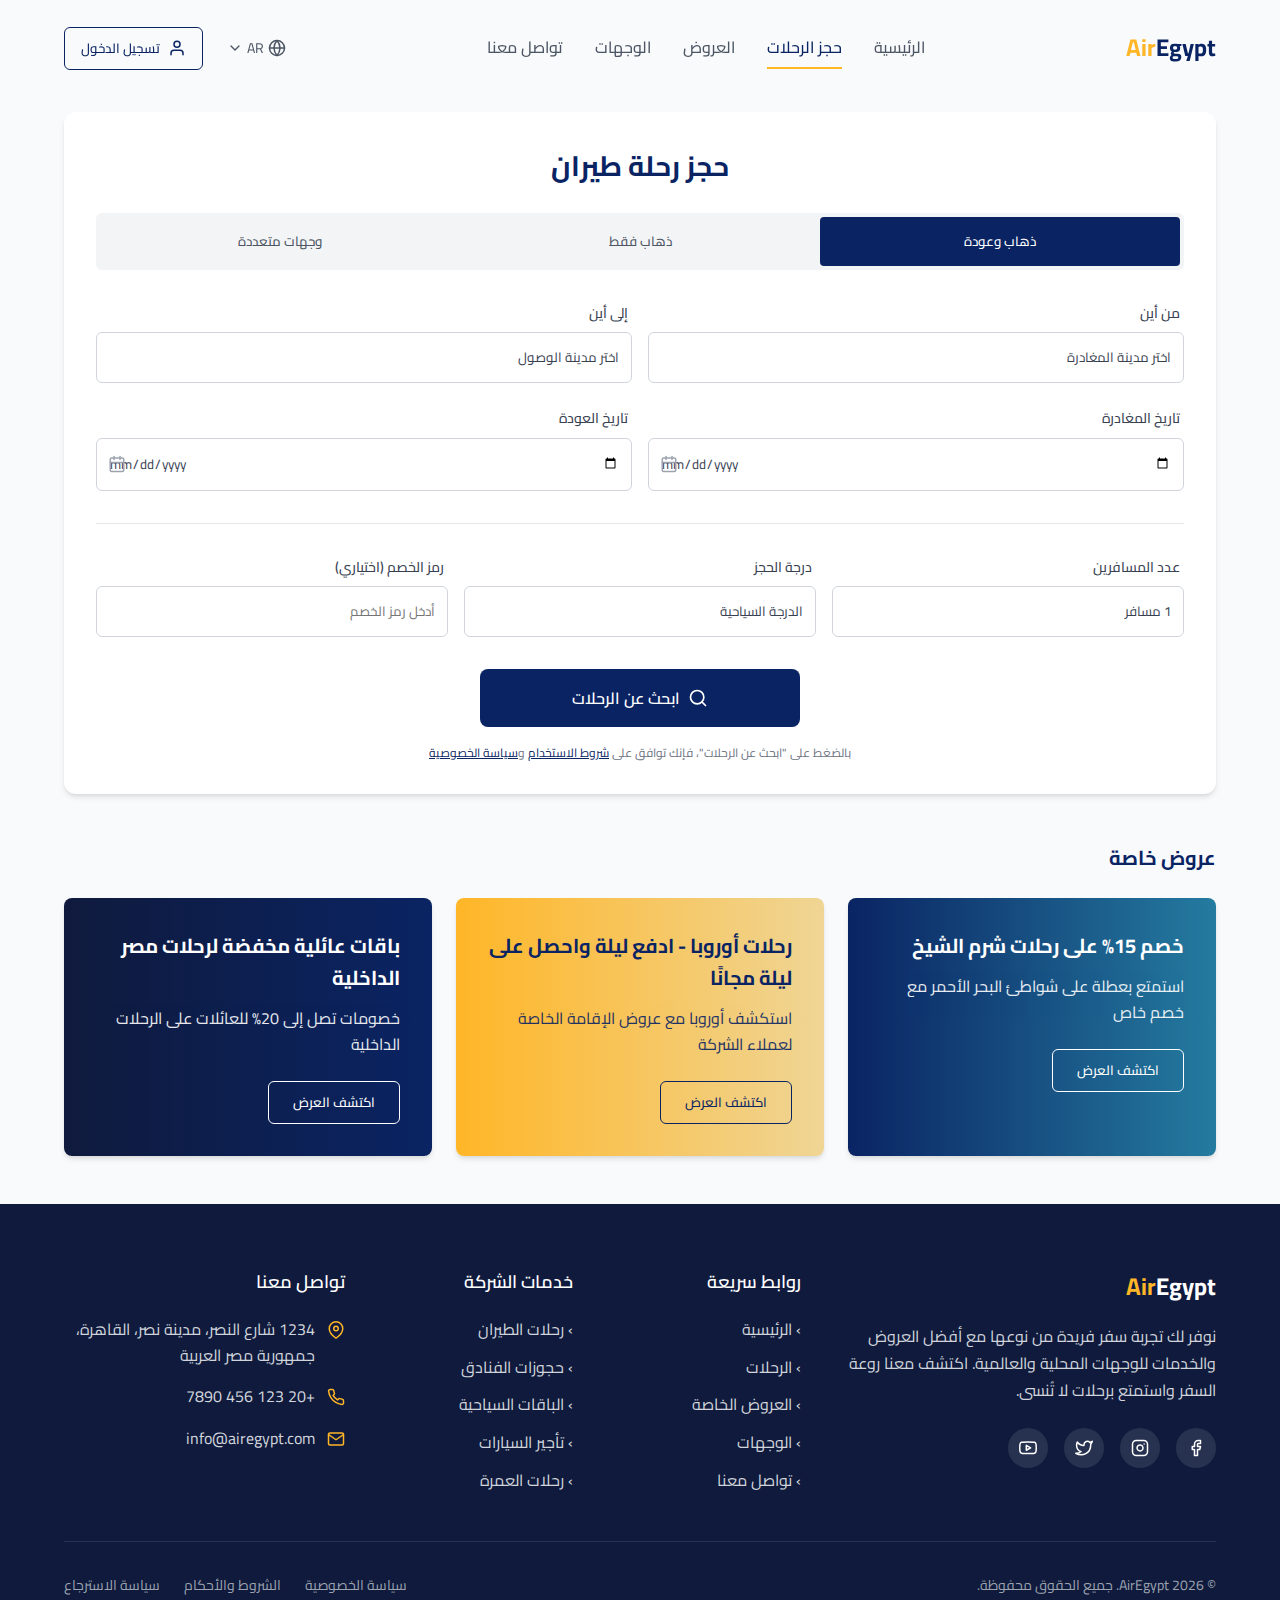
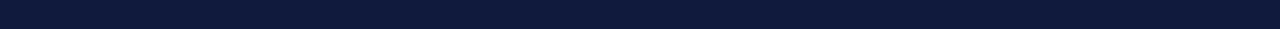
<file: public/booking.html>
<!DOCTYPE html>
<html lang="ar" dir="rtl">
<head>
  <meta charset="UTF-8">
  <meta name="viewport" content="width=device-width, initial-scale=1.0">
  <title>Air Egypt - حجز رحلات الطيران</title>
  <meta name="description" content="احجز رحلات الطيران بأفضل الأسعار مع Air Egypt. رحلات محلية ودولية، عروض خاصة، وخدمة عملاء متميزة." />
  <link rel="preconnect" href="https://fonts.googleapis.com">
  <link rel="preconnect" href="https://fonts.gstatic.com" crossorigin>
  <link href="https://fonts.googleapis.com/css2?family=Cairo:wght@300;400;500;600;700;800&display=swap" rel="stylesheet">
  <link rel="stylesheet" href="booking.css">
</head>
<body>
  <!-- Header / Navbar -->
  <header class="header">
    <div class="container">
      <div class="navbar">
        <a href="/" class="logo">
          <span class="gold">Air</span>Egypt
        </a>
        
        <nav class="nav">
          <a href="/" class="nav-link">الرئيسية</a>
          <a href="/booking.html" class="nav-link active">حجز الرحلات</a>
          <a href="#" class="nav-link">العروض</a>
          <a href="#" class="nav-link">الوجهات</a>
          <a href="#" class="nav-link">تواصل معنا</a>
        </nav>
        
        <div class="actions">
          <div class="language-selector">
            <button id="langToggle">
              <svg width="18" height="18" viewBox="0 0 24 24" fill="none" stroke="currentColor" stroke-width="2" stroke-linecap="round" stroke-linejoin="round">
                <circle cx="12" cy="12" r="10"></circle>
                <line x1="2" y1="12" x2="22" y2="12"></line>
                <path d="M12 2a15.3 15.3 0 0 1 4 10 15.3 15.3 0 0 1-4 10 15.3 15.3 0 0 1-4-10 15.3 15.3 0 0 1 4-10z"></path>
              </svg>
              <span>AR</span>
              <svg width="16" height="16" viewBox="0 0 24 24" fill="none" stroke="currentColor" stroke-width="2" stroke-linecap="round" stroke-linejoin="round">
                <polyline points="6 9 12 15 18 9"></polyline>
              </svg>
            </button>
            <div class="language-dropdown" id="langDropdown">
              <a href="#" class="lang-option">English</a>
              <a href="#" class="lang-option">العربية</a>
            </div>
          </div>
          
          <button class="login-btn">
            <svg width="18" height="18" viewBox="0 0 24 24" fill="none" stroke="currentColor" stroke-width="2" stroke-linecap="round" stroke-linejoin="round">
              <path d="M20 21v-2a4 4 0 0 0-4-4H8a4 4 0 0 0-4 4v2"></path>
              <circle cx="12" cy="7" r="4"></circle>
            </svg>
            تسجيل الدخول
          </button>
          
          <button class="menu-toggle" id="menuToggle">
            <svg width="24" height="24" viewBox="0 0 24 24" fill="none" stroke="currentColor" stroke-width="2" stroke-linecap="round" stroke-linejoin="round">
              <line x1="3" y1="12" x2="21" y2="12"></line>
              <line x1="3" y1="6" x2="21" y2="6"></line>
              <line x1="3" y1="18" x2="21" y2="18"></line>
            </svg>
          </button>
        </div>
      </div>
      
      <!-- Mobile Menu -->
      <div class="mobile-menu" id="mobileMenu">
        <a href="/" class="mobile-link">الرئيسية</a>
        <a href="/booking.html" class="mobile-link active">حجز الرحلات</a>
        <a href="#" class="mobile-link">العروض</a>
        <a href="#" class="mobile-link">الوجهات</a>
        <a href="#" class="mobile-link">تواصل معنا</a>
        <div class="mobile-actions">
          <div class="mobile-lang">
            <svg width="18" height="18" viewBox="0 0 24 24" fill="none" stroke="currentColor" stroke-width="2" stroke-linecap="round" stroke-linejoin="round">
              <circle cx="12" cy="12" r="10"></circle>
              <line x1="2" y1="12" x2="22" y2="12"></line>
              <path d="M12 2a15.3 15.3 0 0 1 4 10 15.3 15.3 0 0 1-4 10 15.3 15.3 0 0 1-4-10 15.3 15.3 0 0 1 4-10z"></path>
            </svg>
            <span>AR</span>
          </div>
          <button class="mobile-login">
            <svg width="18" height="18" viewBox="0 0 24 24" fill="none" stroke="currentColor" stroke-width="2" stroke-linecap="round" stroke-linejoin="round">
              <path d="M20 21v-2a4 4 0 0 0-4-4H8a4 4 0 0 0-4 4v2"></path>
              <circle cx="12" cy="7" r="4"></circle>
            </svg>
            تسجيل الدخول
          </button>
        </div>
      </div>
    </div>
  </header>

  <!-- Main Content -->
  <main>
    <div class="container">
      <div class="booking-section">
        <h2 class="section-title">حجز رحلة طيران</h2>
        
        <div class="tabs">
          <button class="tab-btn active" data-tab="roundTrip">ذهاب وعودة</button>
          <button class="tab-btn" data-tab="oneWay">ذهاب فقط</button>
          <button class="tab-btn" data-tab="multiCity">وجهات متعددة</button>
        </div>
        
        <form id="bookingForm" class="booking-form">
          <div class="form-row">
            <div class="form-group">
              <label for="departure">من أين</label>
              <select id="departure" required>
                <option value="">اختر مدينة المغادرة</option>
                <option value="CAI">القاهرة (CAI) - مصر</option>
                <option value="HBE">الإسكندرية (HBE) - مصر</option>
                <option value="LXR">الأقصر (LXR) - مصر</option>
                <option value="ASW">أسوان (ASW) - مصر</option>
                <option value="SSH">شرم الشيخ (SSH) - مصر</option>
                <option value="HRG">الغردقة (HRG) - مصر</option>
                <option value="DXB">دبي (DXB) - الإمارات</option>
                <option value="RUH">الرياض (RUH) - السعودية</option>
                <option value="IST">اسطنبول (IST) - تركيا</option>
                <option value="LHR">لندن (LHR) - المملكة المتحدة</option>
                <option value="CDG">باريس (CDG) - فرنسا</option>
                <option value="FCO">روما (FCO) - إيطاليا</option>
              </select>
            </div>
            
            <div class="form-group">
              <label for="arrival">إلى أين</label>
              <select id="arrival" required>
                <option value="">اختر مدينة الوصول</option>
                <option value="CAI">القاهرة (CAI) - مصر</option>
                <option value="HBE">الإسكندرية (HBE) - مصر</option>
                <option value="LXR">الأقصر (LXR) - مصر</option>
                <option value="ASW">أسوان (ASW) - مصر</option>
                <option value="SSH">شرم الشيخ (SSH) - مصر</option>
                <option value="HRG">الغردقة (HRG) - مصر</option>
                <option value="DXB">دبي (DXB) - الإمارات</option>
                <option value="RUH">الرياض (RUH) - السعودية</option>
                <option value="IST">اسطنبول (IST) - تركيا</option>
                <option value="LHR">لندن (LHR) - المملكة المتحدة</option>
                <option value="CDG">باريس (CDG) - فرنسا</option>
                <option value="FCO">روما (FCO) - إيطاليا</option>
              </select>
            </div>
          </div>
          
          <div class="form-row">
            <div class="form-group">
              <label for="departureDate">تاريخ المغادرة</label>
              <div class="date-input">
                <input type="date" id="departureDate" required>
                <svg class="calendar-icon" width="18" height="18" viewBox="0 0 24 24" fill="none" stroke="currentColor" stroke-width="2" stroke-linecap="round" stroke-linejoin="round">
                  <rect x="3" y="4" width="18" height="18" rx="2" ry="2"></rect>
                  <line x1="16" y1="2" x2="16" y2="6"></line>
                  <line x1="8" y1="2" x2="8" y2="6"></line>
                  <line x1="3" y1="10" x2="21" y2="10"></line>
                </svg>
              </div>
            </div>
            
            <div class="form-group return-date">
              <label for="returnDate">تاريخ العودة</label>
              <div class="date-input">
                <input type="date" id="returnDate" required>
                <svg class="calendar-icon" width="18" height="18" viewBox="0 0 24 24" fill="none" stroke="currentColor" stroke-width="2" stroke-linecap="round" stroke-linejoin="round">
                  <rect x="3" y="4" width="18" height="18" rx="2" ry="2"></rect>
                  <line x1="16" y1="2" x2="16" y2="6"></line>
                  <line x1="8" y1="2" x2="8" y2="6"></line>
                  <line x1="3" y1="10" x2="21" y2="10"></line>
                </svg>
              </div>
            </div>
          </div>
          
          <div class="separator"></div>
          
          <div class="form-row">
            <div class="form-group">
              <label for="passengers">عدد المسافرين</label>
              <select id="passengers">
                <option value="1">1 مسافر</option>
                <option value="2">2 مسافرين</option>
                <option value="3">3 مسافرين</option>
                <option value="4">4 مسافرين</option>
                <option value="5">5 مسافرين</option>
                <option value="6">6 مسافرين</option>
                <option value="7">7 مسافرين</option>
                <option value="8">8 مسافرين</option>
                <option value="9">9 مسافرين</option>
                <option value="10">10 مسافرين</option>
              </select>
            </div>
            
            <div class="form-group">
              <label for="cabinClass">درجة الحجز</label>
              <select id="cabinClass">
                <option value="economy">الدرجة السياحية</option>
                <option value="premiumEconomy">الدرجة السياحية المتميزة</option>
                <option value="business">درجة رجال الأعمال</option>
                <option value="first">الدرجة الأولى</option>
              </select>
            </div>
            
            <div class="form-group">
              <label for="promoCode">رمز الخصم (اختياري)</label>
              <input type="text" id="promoCode" placeholder="أدخل رمز الخصم">
            </div>
          </div>
          
          <div class="form-action">
            <button type="submit" class="search-btn">
              <svg width="20" height="20" viewBox="0 0 24 24" fill="none" stroke="currentColor" stroke-width="2" stroke-linecap="round" stroke-linejoin="round">
                <circle cx="11" cy="11" r="8"></circle>
                <line x1="21" y1="21" x2="16.65" y2="16.65"></line>
              </svg>
              ابحث عن الرحلات
            </button>
          </div>
          
          <div class="terms-notice">
            بالضغط على "ابحث عن الرحلات"، فإنك توافق على <a href="#">شروط الاستخدام</a> و<a href="#">سياسة الخصوصية</a>
          </div>
        </form>
      </div>
      
      <div class="special-offers">
        <h3 class="offers-title">عروض خاصة</h3>
        <div class="offers-grid">
          <div class="offer-card blue-gradient">
            <div class="offer-content">
              <h4 class="offer-name">خصم 15% على رحلات شرم الشيخ</h4>
              <p class="offer-desc">استمتع بعطلة على شواطئ البحر الأحمر مع خصم خاص</p>
              <button class="offer-btn">اكتشف العرض</button>
            </div>
          </div>
          
          <div class="offer-card gold-gradient">
            <div class="offer-content">
              <h4 class="offer-name">رحلات أوروبا - ادفع ليلة واحصل على ليلة مجانًا</h4>
              <p class="offer-desc">استكشف أوروبا مع عروض الإقامة الخاصة لعملاء الشركة</p>
              <button class="offer-btn">اكتشف العرض</button>
            </div>
          </div>
          
          <div class="offer-card dark-gradient">
            <div class="offer-content">
              <h4 class="offer-name">باقات عائلية مخفضة لرحلات مصر الداخلية</h4>
              <p class="offer-desc">خصومات تصل إلى 20% للعائلات على الرحلات الداخلية</p>
              <button class="offer-btn">اكتشف العرض</button>
            </div>
          </div>
        </div>
      </div>
    </div>
  </main>

  <!-- Footer -->
  <footer class="footer">
    <div class="container">
      <div class="footer-grid">
        <div class="footer-about">
          <h3 class="footer-title">
            <span class="gold">Air</span>Egypt
          </h3>
          <p class="footer-desc">
            نوفر لك تجربة سفر فريدة من نوعها مع أفضل العروض والخدمات للوجهات المحلية والعالمية. اكتشف معنا روعة السفر واستمتع برحلات لا تُنسى.
          </p>
          <div class="social-links">
            <a href="#" class="social-link">
              <svg width="18" height="18" viewBox="0 0 24 24" fill="none" stroke="currentColor" stroke-width="2" stroke-linecap="round" stroke-linejoin="round">
                <path d="M18 2h-3a5 5 0 0 0-5 5v3H7v4h3v8h4v-8h3l1-4h-4V7a1 1 0 0 1 1-1h3z"></path>
              </svg>
            </a>
            <a href="#" class="social-link">
              <svg width="18" height="18" viewBox="0 0 24 24" fill="none" stroke="currentColor" stroke-width="2" stroke-linecap="round" stroke-linejoin="round">
                <rect x="2" y="2" width="20" height="20" rx="5" ry="5"></rect>
                <path d="M16 11.37A4 4 0 1 1 12.63 8 4 4 0 0 1 16 11.37z"></path>
                <line x1="17.5" y1="6.5" x2="17.51" y2="6.5"></line>
              </svg>
            </a>
            <a href="#" class="social-link">
              <svg width="18" height="18" viewBox="0 0 24 24" fill="none" stroke="currentColor" stroke-width="2" stroke-linecap="round" stroke-linejoin="round">
                <path d="M23 3a10.9 10.9 0 0 1-3.14 1.53 4.48 4.48 0 0 0-7.86 3v1A10.66 10.66 0 0 1 3 4s-4 9 5 13a11.64 11.64 0 0 1-7 2c9 5 20 0 20-11.5a4.5 4.5 0 0 0-.08-.83A7.72 7.72 0 0 0 23 3z"></path>
              </svg>
            </a>
            <a href="#" class="social-link">
              <svg width="18" height="18" viewBox="0 0 24 24" fill="none" stroke="currentColor" stroke-width="2" stroke-linecap="round" stroke-linejoin="round">
                <path d="M22.54 6.42a2.78 2.78 0 0 0-1.94-2C18.88 4 12 4 12 4s-6.88 0-8.6.46a2.78 2.78 0 0 0-1.94 2A29 29 0 0 0 1 11.75a29 29 0 0 0 .46 5.33A2.78 2.78 0 0 0 3.4 19c1.72.46 8.6.46 8.6.46s6.88 0 8.6-.46a2.78 2.78 0 0 0 1.94-2 29 29 0 0 0 .46-5.25 29 29 0 0 0-.46-5.33z"></path>
                <polygon points="9.75 15.02 15.5 11.75 9.75 8.48 9.75 15.02"></polygon>
              </svg>
            </a>
          </div>
        </div>
        
        <div class="footer-links">
          <h4 class="footer-subtitle">روابط سريعة</h4>
          <ul class="footer-menu">
            <li><a href="#" class="footer-link">› الرئيسية</a></li>
            <li><a href="#" class="footer-link">› الرحلات</a></li>
            <li><a href="#" class="footer-link">› العروض الخاصة</a></li>
            <li><a href="#" class="footer-link">› الوجهات</a></li>
            <li><a href="#" class="footer-link">› تواصل معنا</a></li>
          </ul>
        </div>
        
        <div class="footer-links">
          <h4 class="footer-subtitle">خدمات الشركة</h4>
          <ul class="footer-menu">
            <li><a href="#" class="footer-link">› رحلات الطيران</a></li>
            <li><a href="#" class="footer-link">› حجوزات الفنادق</a></li>
            <li><a href="#" class="footer-link">› الباقات السياحية</a></li>
            <li><a href="#" class="footer-link">› تأجير السيارات</a></li>
            <li><a href="#" class="footer-link">› رحلات العمرة</a></li>
          </ul>
        </div>
        
        <div class="footer-contact">
          <h4 class="footer-subtitle">تواصل معنا</h4>
          <ul class="contact-info">
            <li class="contact-item">
              <svg width="18" height="18" viewBox="0 0 24 24" fill="none" stroke="currentColor" stroke-width="2" stroke-linecap="round" stroke-linejoin="round" class="contact-icon gold">
                <path d="M21 10c0 7-9 13-9 13s-9-6-9-13a9 9 0 0 1 18 0z"></path>
                <circle cx="12" cy="10" r="3"></circle>
              </svg>
              <span>1234 شارع النصر، مدينة نصر، القاهرة، جمهورية مصر العربية</span>
            </li>
            <li class="contact-item">
              <svg width="18" height="18" viewBox="0 0 24 24" fill="none" stroke="currentColor" stroke-width="2" stroke-linecap="round" stroke-linejoin="round" class="contact-icon gold">
                <path d="M22 16.92v3a2 2 0 0 1-2.18 2 19.79 19.79 0 0 1-8.63-3.07 19.5 19.5 0 0 1-6-6 19.79 19.79 0 0 1-3.07-8.67A2 2 0 0 1 4.11 2h3a2 2 0 0 1 2 1.72 12.84 12.84 0 0 0 .7 2.81 2 2 0 0 1-.45 2.11L8.09 9.91a16 16 0 0 0 6 6l1.27-1.27a2 2 0 0 1 2.11-.45 12.84 12.84 0 0 0 2.81.7A2 2 0 0 1 22 16.92z"></path>
              </svg>
              <span>+20 123 456 7890</span>
            </li>
            <li class="contact-item">
              <svg width="18" height="18" viewBox="0 0 24 24" fill="none" stroke="currentColor" stroke-width="2" stroke-linecap="round" stroke-linejoin="round" class="contact-icon gold">
                <path d="M4 4h16c1.1 0 2 .9 2 2v12c0 1.1-.9 2-2 2H4c-1.1 0-2-.9-2-2V6c0-1.1.9-2 2-2z"></path>
                <polyline points="22,6 12,13 2,6"></polyline>
              </svg>
              <a href="mailto:info@airegypt.com">info@airegypt.com</a>
            </li>
          </ul>
        </div>
      </div>
      
      <hr class="footer-divider">
      
      <div class="footer-bottom">
        <p class="copyright">
          &copy; <span id="currentYear"></span> AirEgypt. جميع الحقوق محفوظة.
        </p>
        <div class="bottom-links">
          <a href="#" class="policy-link">سياسة الخصوصية</a>
          <a href="#" class="policy-link">الشروط والأحكام</a>
          <a href="#" class="policy-link">سياسة الاسترجاع</a>
        </div>
      </div>
    </div>
  </footer>

  <!-- Back to top button -->
  <button id="backToTop" class="back-to-top">
    <svg xmlns="http://www.w3.org/2000/svg" width="24" height="24" viewBox="0 0 24 24" fill="none" stroke="currentColor" stroke-width="2" stroke-linecap="round" stroke-linejoin="round">
      <polyline points="18 15 12 9 6 15"></polyline>
    </svg>
  </button>

  <!-- JavaScript -->
  <script src="booking.js"></script>
  <!-- IMPORTANT: DO NOT REMOVE THIS SCRIPT TAG OR THIS VERY COMMENT! -->
  <script src="https://cdn.gpteng.co/gptengineer.js" type="module"></script>
</body>
</html>
</file>
<file: public/booking.css>
/* 
  AIR EGYPT - BOOKING PAGE
  CSS STYLESHEET
*/

/* -----------------------------------
  VARIABLES
----------------------------------- */
:root {
  --deep-blue: #0A2463;
  --soft-blue: #247BA0;
  --gold: #FFB627;
  --sand: #EFD595;
  --night-blue: #0F1A3D;
  --white: #FFFFFF;
  --gray-50: #F9FAFB;
  --gray-100: #F3F4F6;
  --gray-200: #E5E7EB;
  --gray-300: #D1D5DB;
  --gray-400: #9CA3AF;
  --gray-500: #6B7280;
  --gray-600: #4B5563;
  --gray-700: #374151;
  --box-shadow: 0 4px 6px -1px rgba(0, 0, 0, 0.1), 0 2px 4px -1px rgba(0, 0, 0, 0.06);
}

/* -----------------------------------
  GLOBAL STYLES
----------------------------------- */
* {
  box-sizing: border-box;
  margin: 0;
  padding: 0;
}

html {
  scroll-behavior: smooth;
}

body {
  font-family: 'Cairo', sans-serif;
  background-color: var(--gray-50);
  color: var(--gray-700);
  line-height: 1.6;
  direction: rtl;
}

.container {
  width: 100%;
  max-width: 1200px;
  margin: 0 auto;
  padding: 0 1.5rem;
}

a {
  text-decoration: none;
  color: inherit;
}

button {
  cursor: pointer;
  font-family: 'Cairo', sans-serif;
}

ul {
  list-style: none;
}

.gold {
  color: var(--gold);
}

/* -----------------------------------
  HEADER / NAVBAR
----------------------------------- */
.header {
  position: fixed;
  top: 0;
  left: 0;
  right: 0;
  z-index: 50;
  background-color: transparent;
  transition: all 0.3s ease;
  padding: 1rem 0;
}

.header.scrolled {
  background-color: var(--white);
  box-shadow: var(--box-shadow);
  padding: 0.5rem 0;
}

.navbar {
  display: flex;
  align-items: center;
  justify-content: space-between;
  height: 4rem;
}

.logo {
  font-size: 1.5rem;
  font-weight: 700;
  color: var(--deep-blue);
}

.nav {
  display: none;
}

.nav-link {
  margin: 0 1rem;
  font-weight: 500;
  color: var(--gray-600);
  position: relative;
  transition: color 0.3s ease;
}

.nav-link:hover,
.nav-link.active {
  color: var(--deep-blue);
}

.nav-link.active:after {
  content: '';
  position: absolute;
  bottom: -0.5rem;
  left: 0;
  width: 100%;
  height: 2px;
  background-color: var(--gold);
}

.actions {
  display: flex;
  align-items: center;
}

.language-selector {
  position: relative;
}

#langToggle {
  display: flex;
  align-items: center;
  background: none;
  border: none;
  color: var(--gray-600);
  font-size: 0.875rem;
  gap: 0.25rem;
}

.language-dropdown {
  position: absolute;
  top: 100%;
  right: 0;
  width: 8rem;
  margin-top: 0.5rem;
  padding: 0.5rem;
  background-color: var(--white);
  box-shadow: var(--box-shadow);
  border-radius: 0.375rem;
  display: none;
  z-index: 10;
}

.language-dropdown.show {
  display: block;
}

.lang-option {
  display: block;
  padding: 0.5rem 1rem;
  font-size: 0.875rem;
  color: var(--gray-700);
  border-radius: 0.25rem;
}

.lang-option:hover {
  background-color: var(--gray-100);
}

.login-btn {
  display: none;
  align-items: center;
  margin-right: 1.5rem;
  padding: 0.5rem 1rem;
  border: 1px solid var(--deep-blue);
  border-radius: 0.375rem;
  background-color: transparent;
  color: var(--deep-blue);
  font-weight: 500;
  transition: all 0.3s ease;
}

.login-btn svg {
  margin-left: 0.5rem;
}

.login-btn:hover {
  background-color: var(--deep-blue);
  color: var(--white);
}

.menu-toggle {
  background: none;
  border: none;
  color: var(--deep-blue);
  font-size: 1.5rem;
}

/* Mobile Menu */
.mobile-menu {
  display: none;
  padding: 1rem 0;
  background-color: var(--white);
  box-shadow: 0 4px 6px -1px rgba(0, 0, 0, 0.1);
}

.mobile-menu.show {
  display: block;
}

.mobile-link {
  display: block;
  padding: 0.75rem 1.5rem;
  font-weight: 500;
  color: var(--gray-600);
  border-bottom: 1px solid var(--gray-100);
}

.mobile-link.active {
  color: var(--deep-blue);
  font-weight: 600;
}

.mobile-actions {
  display: flex;
  justify-content: space-between;
  padding: 1rem 1.5rem;
  border-top: 1px solid var(--gray-200);
  margin-top: 1rem;
}

.mobile-lang {
  display: flex;
  align-items: center;
  gap: 0.5rem;
  color: var(--gray-600);
  font-size: 0.875rem;
}

.mobile-login {
  display: flex;
  align-items: center;
  gap: 0.5rem;
  background-color: var(--deep-blue);
  color: var(--white);
  padding: 0.5rem 1rem;
  border: none;
  border-radius: 0.375rem;
  font-weight: 500;
  font-size: 0.875rem;
}

/* -----------------------------------
  MAIN CONTENT
----------------------------------- */
main {
  padding-top: 7rem;
  padding-bottom: 3rem;
}

.booking-section {
  background-color: var(--white);
  border-radius: 0.75rem;
  box-shadow: var(--box-shadow);
  padding: 2rem;
  margin-bottom: 3rem;
}

.section-title {
  font-size: 1.5rem;
  font-weight: 700;
  color: var(--deep-blue);
  text-align: center;
  margin-bottom: 1.5rem;
}

/* Tabs */
.tabs {
  display: flex;
  background-color: var(--gray-100);
  border-radius: 0.375rem;
  padding: 0.25rem;
  margin-bottom: 2rem;
}

.tab-btn {
  flex: 1;
  padding: 0.75rem;
  border: none;
  background: none;
  font-weight: 500;
  color: var(--gray-600);
  border-radius: 0.25rem;
  transition: all 0.3s ease;
}

.tab-btn.active {
  background-color: var(--deep-blue);
  color: var(--white);
}

/* Form */
.booking-form {
  width: 100%;
}

.form-row {
  display: flex;
  flex-direction: column;
  gap: 1rem;
  margin-bottom: 1.5rem;
}

.form-group {
  flex: 1;
}

label {
  display: block;
  font-size: 0.875rem;
  font-weight: 500;
  color: var(--gray-700);
  margin-bottom: 0.5rem;
  margin-right: 0.25rem;
}

select,
input[type="text"],
input[type="date"] {
  width: 100%;
  padding: 0.75rem;
  border: 1px solid var(--gray-300);
  border-radius: 0.375rem;
  background-color: var(--white);
  color: var(--gray-700);
  font-family: 'Cairo', sans-serif;
  appearance: none;
  transition: all 0.3s ease;
}

select:focus,
input:focus {
  outline: none;
  border-color: var(--deep-blue);
  box-shadow: 0 0 0 2px rgba(10, 36, 99, 0.2);
}

.date-input {
  position: relative;
}

.calendar-icon {
  position: absolute;
  top: 50%;
  left: 0.75rem;
  transform: translateY(-50%);
  color: var(--gray-400);
}

.separator {
  height: 1px;
  background-color: var(--gray-200);
  margin: 2rem 0;
}

.form-action {
  text-align: center;
  margin-top: 2rem;
}

.search-btn {
  display: flex;
  align-items: center;
  justify-content: center;
  gap: 0.5rem;
  width: 100%;
  max-width: 20rem;
  margin: 0 auto;
  padding: 0.875rem 1.5rem;
  background-color: var(--deep-blue);
  color: var(--white);
  border: none;
  border-radius: 0.5rem;
  font-weight: 600;
  font-size: 1rem;
  transition: all 0.3s ease;
}

.search-btn:hover {
  background-color: rgba(10, 36, 99, 0.9);
  transform: translateY(-2px);
  box-shadow: 0 4px 12px rgba(10, 36, 99, 0.3);
}

.terms-notice {
  text-align: center;
  font-size: 0.75rem;
  color: var(--gray-500);
  margin-top: 1rem;
}

.terms-notice a {
  color: var(--deep-blue);
  text-decoration: underline;
}

/* Special Offers */
.special-offers {
  margin-top: 3rem;
}

.offers-title {
  font-size: 1.25rem;
  font-weight: 700;
  color: var(--deep-blue);
  margin-bottom: 1.5rem;
}

.offers-grid {
  display: flex;
  flex-direction: column;
  gap: 1.5rem;
}

.offer-card {
  border-radius: 0.5rem;
  overflow: hidden;
  box-shadow: var(--box-shadow);
  transition: all 0.3s ease;
}

.offer-card:hover {
  transform: translateY(-5px);
  box-shadow: 0 10px 15px -3px rgba(0, 0, 0, 0.1), 0 4px 6px -2px rgba(0, 0, 0, 0.05);
}

.blue-gradient {
  background: linear-gradient(to right, var(--deep-blue), var(--soft-blue));
}

.gold-gradient {
  background: linear-gradient(to right, var(--gold), var(--sand));
}

.dark-gradient {
  background: linear-gradient(to right, var(--night-blue), var(--deep-blue));
}

.offer-content {
  padding: 2rem;
  color: var(--white);
}

.gold-gradient .offer-content {
  color: var(--deep-blue);
}

.offer-name {
  font-size: 1.25rem;
  font-weight: 700;
  margin-bottom: 0.75rem;
}

.offer-desc {
  margin-bottom: 1.5rem;
  opacity: 0.9;
}

.offer-btn {
  padding: 0.5rem 1.5rem;
  background-color: transparent;
  border: 1px solid currentColor;
  border-radius: 0.375rem;
  color: inherit;
  font-weight: 500;
  transition: all 0.3s ease;
}

.offer-btn:hover {
  background-color: rgba(255, 255, 255, 0.1);
}

.gold-gradient .offer-btn:hover {
  background-color: rgba(10, 36, 99, 0.1);
}

/* -----------------------------------
  FOOTER
----------------------------------- */
.footer {
  background-color: var(--night-blue);
  color: var(--white);
  padding: 4rem 0 2rem;
}

.footer-grid {
  display: grid;
  grid-template-columns: 1fr;
  gap: 2.5rem;
  margin-bottom: 3rem;
}

.footer-title {
  font-size: 1.5rem;
  font-weight: 700;
  margin-bottom: 1rem;
}

.footer-desc {
  color: var(--gray-300);
  margin-bottom: 1.5rem;
  line-height: 1.7;
}

.social-links {
  display: flex;
  gap: 1rem;
}

.social-link {
  display: flex;
  align-items: center;
  justify-content: center;
  width: 2.5rem;
  height: 2.5rem;
  border-radius: 50%;
  background-color: rgba(255, 255, 255, 0.1);
  color: var(--white);
  transition: all 0.3s ease;
}

.social-link:hover {
  background-color: rgba(255, 255, 255, 0.2);
  transform: translateY(-3px);
}

.footer-subtitle {
  font-size: 1.125rem;
  font-weight: 600;
  margin-bottom: 1.25rem;
}

.footer-menu {
  display: flex;
  flex-direction: column;
  gap: 0.75rem;
}

.footer-link {
  color: var(--gray-300);
  transition: color 0.3s ease;
}

.footer-link:hover {
  color: var(--gold);
}

.contact-info {
  display: flex;
  flex-direction: column;
  gap: 1rem;
}

.contact-item {
  display: flex;
  gap: 0.75rem;
  color: var(--gray-300);
}

.contact-icon {
  flex-shrink: 0;
  margin-top: 0.25rem;
}

.contact-item a:hover {
  color: var(--white);
}

.footer-divider {
  border: none;
  height: 1px;
  background-color: rgba(255, 255, 255, 0.1);
  margin-bottom: 2rem;
}

.footer-bottom {
  display: flex;
  flex-direction: column;
  align-items: center;
  gap: 1rem;
}

.copyright {
  color: var(--gray-400);
  font-size: 0.875rem;
}

.bottom-links {
  display: flex;
  gap: 1.5rem;
  flex-wrap: wrap;
  justify-content: center;
}

.policy-link {
  color: var(--gray-400);
  font-size: 0.875rem;
  transition: color 0.3s ease;
}

.policy-link:hover {
  color: var(--white);
}

/* Back to Top Button */
.back-to-top {
  position: fixed;
  bottom: 2rem;
  right: 2rem;
  width: 3rem;
  height: 3rem;
  border-radius: 50%;
  background-color: var(--deep-blue);
  color: var(--white);
  border: none;
  display: flex;
  align-items: center;
  justify-content: center;
  box-shadow: 0 4px 10px rgba(0, 0, 0, 0.2);
  opacity: 0;
  visibility: hidden;
  transition: all 0.3s ease;
  z-index: 40;
}

.back-to-top.show {
  opacity: 1;
  visibility: visible;
}

.back-to-top:hover {
  background-color: var(--night-blue);
  transform: translateY(-5px);
}

/* -----------------------------------
  RESPONSIVE STYLES
----------------------------------- */
@media (min-width: 640px) {
  .form-row {
    flex-direction: row;
  }
}

@media (min-width: 768px) {
  .section-title {
    font-size: 1.75rem;
  }
  
  .nav {
    display: flex;
  }
  
  .menu-toggle {
    display: none;
  }
  
  .login-btn {
    display: flex;
  }
  
  .offers-grid {
    grid-template-columns: repeat(2, 1fr);
    display: grid;
  }
  
  .footer-grid {
    grid-template-columns: repeat(2, 1fr);
  }
  
  .footer-bottom {
    flex-direction: row;
    justify-content: space-between;
  }
}

@media (min-width: 1024px) {
  .offers-grid {
    grid-template-columns: repeat(3, 1fr);
  }
  
  .footer-grid {
    grid-template-columns: 2fr 1fr 1fr 1.5fr;
  }
}
</file>
